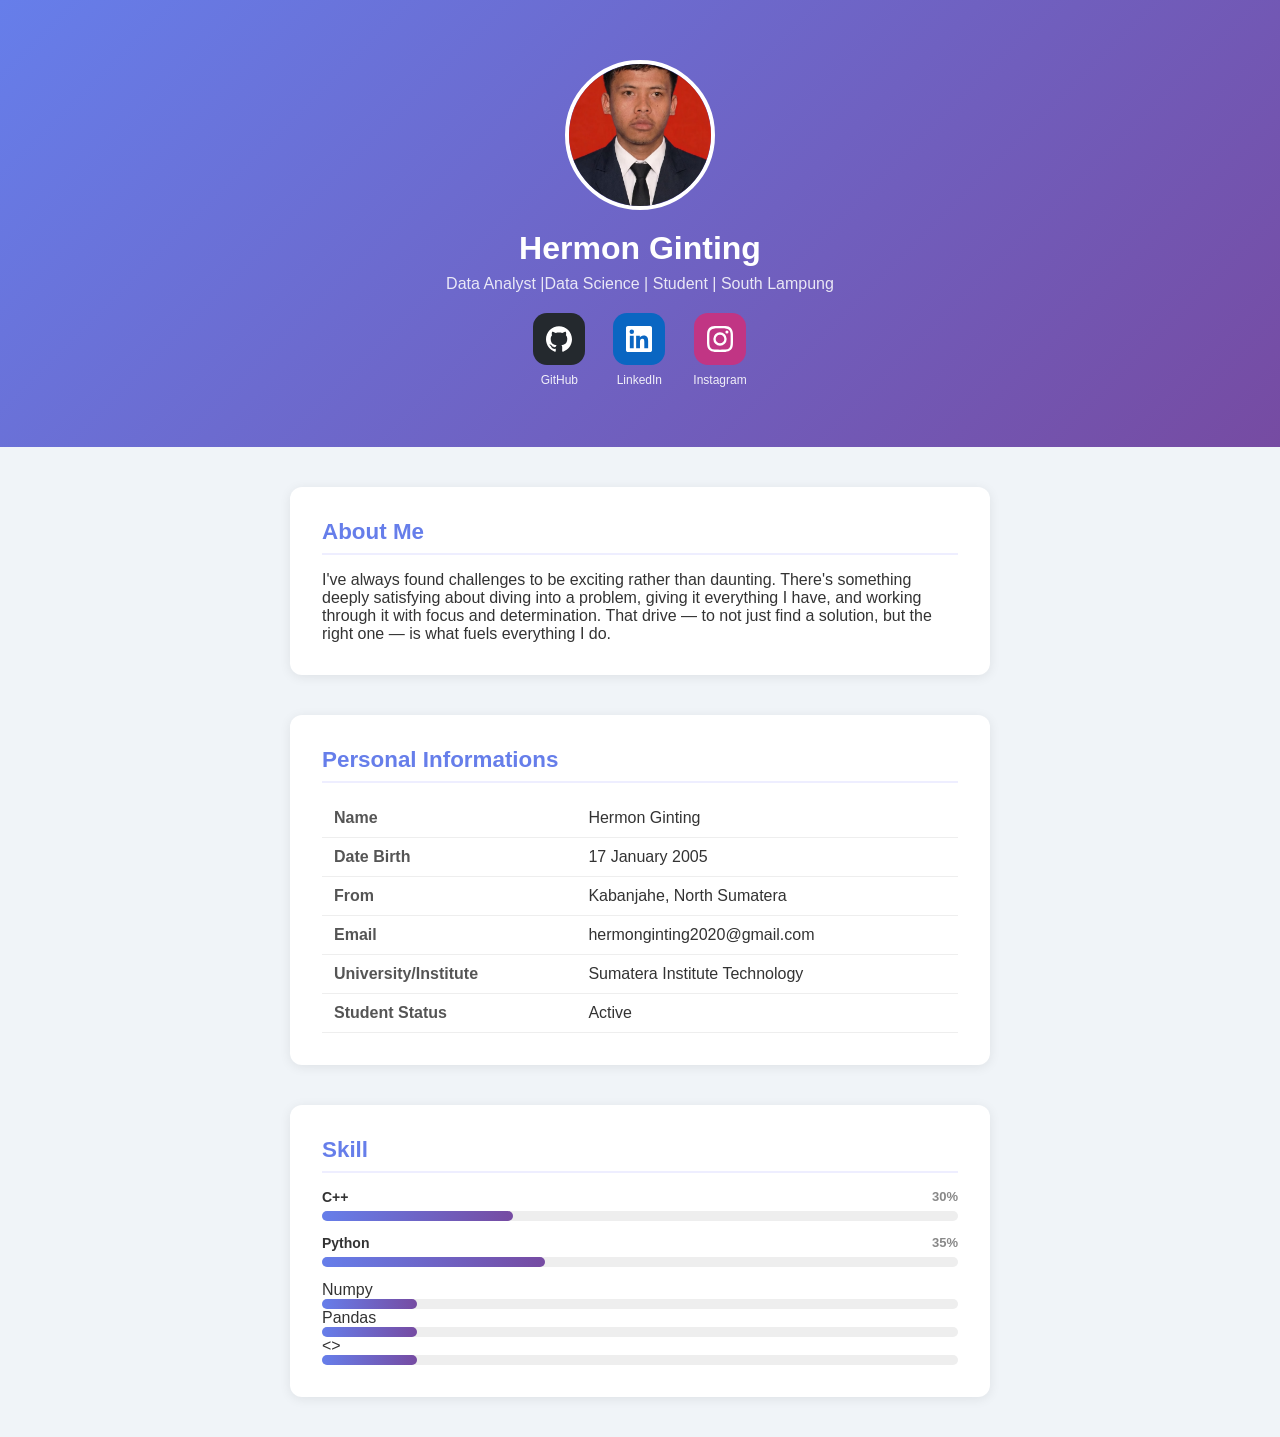
<file: index.html>
<!DOCTYPE html>
<html lang="id">
<head>
  <meta charset="UTF-8">
  <meta name="viewport" content="width=device-width, initial-scale=1.0">
  <title>Biodata - Hermon Ginting</title>
  <link rel="stylesheet" href="style.css">
</head>
<body>
    <header>
        <img src="formal.jpeg" alt="Foto Profil" class="foto-profil">
        <h1>Hermon Ginting</h1>
        <p class="subtitle">Data Analyst |Data Science | Student | South Lampung</p>
       
        <nav class="socials">
        <a class="social-btn btn-github" href="https://github.com/Mon877-ars" target="_blank">
            <div class="social-icon">
                <svg viewBox="0 0 24 24"><path d="M12 .297c-6.63 0-12 5.373-12 12 0 5.303 3.438 9.8 8.205 11.385.6.113.82-.258.82-.577 0-.285-.01-1.04-.015-2.04-3.338.724-4.042-1.61-4.042-1.61-.546-1.387-1.333-1.757-1.333-1.757-1.09-.745.083-.729.083-.729 1.205.084 1.84 1.236 1.84 1.236 1.07 1.835 2.809 1.305 3.495.998.108-.776.418-1.305.762-1.605-2.665-.3-5.466-1.332-5.466-5.93 0-1.31.465-2.38 1.235-3.22-.135-.303-.54-1.523.105-3.176 0 0 1.005-.322 3.3 1.23.96-.267 1.98-.399 3-.405 1.02.006 2.04.138 3 .405 2.28-1.552 3.285-1.23 3.285-1.23.645 1.653.24 2.873.12 3.176.765.84 1.23 1.91 1.23 3.22 0 4.61-2.805 5.625-5.475 5.92.42.36.81 1.096.81 2.22 0 1.605-.015 2.896-.015 3.286 0 .315.21.69.825.57C20.565 22.092 24 17.592 24 12.297c0-6.627-5.373-12-12-12"/></svg>
            </div>
            <span class="social-label">GitHub</span>
        </a>
        <a class="social-btn btn-linkedin" href="https://www.linkedin.com/in/hermon-ginting-5511263b6" target="_blank">
            <div class="social-icon">
                <svg viewBox="0 0 24 24"><path d="M20.447 20.452h-3.554v-5.569c0-1.328-.027-3.037-1.852-3.037-1.853 0-2.136 1.445-2.136 2.939v5.667H9.351V9h3.414v1.561h.046c.477-.9 1.637-1.85 3.37-1.85 3.601 0 4.267 2.37 4.267 5.455v6.286zM5.337 7.433a2.062 2.062 0 0 1-2.063-2.065 2.064 2.064 0 1 1 2.063 2.065zm1.782 13.019H3.555V9h3.564v11.452zM22.225 0H1.771C.792 0 0 .774 0 1.729v20.542C0 23.227.792 24 1.771 24h20.451C23.2 24 24 23.227 24 22.271V1.729C24 .774 23.2 0 22.222 0h.003z"/></svg>
            </div>
            <span class="social-label">LinkedIn</span>
        </a>
        <a class="social-btn btn-instagram" href="https://www.instagram.com/its_leemon1/" target="_blank">
            <div class="social-icon">
                <svg viewBox="0 0 24 24"><path d="M12 2.163c3.204 0 3.584.012 4.85.07 3.252.148 4.771 1.691 4.919 4.919.058 1.265.069 1.645.069 4.849 0 3.205-.012 3.584-.069 4.849-.149 3.225-1.664 4.771-4.919 4.919-1.266.058-1.644.07-4.85.07-3.204 0-3.584-.012-4.849-.07-3.26-.149-4.771-1.699-4.919-4.92-.058-1.265-.07-1.644-.07-4.849 0-3.204.013-3.583.07-4.849.149-3.227 1.664-4.771 4.919-4.919 1.266-.057 1.645-.069 4.849-.069zm0-2.163c-3.259 0-3.667.014-4.947.072-4.358.2-6.78 2.618-6.98 6.98-.059 1.281-.073 1.689-.073 4.948 0 3.259.014 3.668.072 4.948.2 4.358 2.618 6.78 6.98 6.98 1.281.058 1.689.072 4.948.072 3.259 0 3.668-.014 4.948-.072 4.354-.2 6.782-2.618 6.979-6.98.059-1.28.073-1.689.073-4.948 0-3.259-.014-3.667-.072-4.947-.196-4.354-2.617-6.78-6.979-6.98-1.281-.059-1.69-.073-4.949-.073zm0 5.838a6.162 6.162 0 1 0 0 12.324 6.162 6.162 0 0 0 0-12.324zM12 16a4 4 0 1 1 0-8 4 4 0 0 1 0 8zm6.406-11.845a1.44 1.44 0 1 0 0 2.881 1.44 1.44 0 0 0 0-2.881z"/></svg>
            </div>
            <span class="social-label">Instagram</span>
        </a>
    </nav>
    </header>

    <section id="tentang">

        <h2>About Me</h2>
        <p>I've always found challenges to be exciting rather than daunting. There's something deeply satisfying about diving into a problem, giving it everything I have, and working through it with focus and determination. That drive — to not just find a solution, but the right one — is what fuels everything I do.</p>
    </section>
    <section id="info">
        <h2>Personal Informations</h2>
        <table>
            <tr><td>Name</td><td>Hermon Ginting</td></tr>
            <tr><td>Date Birth</td><td>17 January 2005</td></tr>
            <tr><td>From</td><td>Kabanjahe, North Sumatera</td></tr>
            <tr><td>Email</td><td>hermonginting2020@gmail.com</td></tr>
            <tr><td>University/Institute</td><td>Sumatera Institute Technology </td></tr>
            <tr><td>Student Status</td><td>Active</td></tr>
        </table>
    </section>

    <section id="skills">

        <h2>Skill</h2>
        <div class="skill">
            <span>C++</span>
            <div class="bar"><div class="fill" style="width: 30%"></div></div>
            </div>
            <div class="skill">
            <span>Python</span>
            <div class="bar"><div class="fill" style="width: 35%"></div></div>
            </div>
            <span>Numpy</span>
            <div class ="bar"><div class="fill" style="width:15%"></div></div>
            </div>
            <span>Pandas</span>
            <div class ="bar"><div class="fill" style="width:15%"></div></div>
            </div>
            <Seaborn><>
            <div class ="bar"><div class="fill" style="width:15%"></div></div>
            </div>
    </section>
    <script>
    document.querySelectorAll('.skill').forEach(skill => {
      const fill = skill.querySelector('.fill');
      const width = fill.style.width;
      
      const label = document.createElement('span');
      label.textContent = width;
      label.className = 'skill-pct';
      
      const name = skill.querySelector('span');
      
      const header = document.createElement('div');
      header.className = 'skill-header';
      header.appendChild(name.cloneNode(true));
      header.appendChild(label);
      
      name.replaceWith(header);
    });
  </script>
</body>
</html>
</body>
</html>
</file>
<file: style.css>
/* Reset bawaan browser */
* { margin: 0; padding: 0; box-sizing: border-box; }

body {
  font-family: 'Segoe UI', sans-serif;
  background: #f0f4f8;
  color: #333;
}

/* Header */
header {
  background: linear-gradient(135deg, #667eea, #764ba2);
  color: white;
  text-align: center;
  padding: 60px 20px;
}
.skill-header {
  display: flex;
  justify-content: space-between;
  margin-bottom: 6px;
  font-size: 14px;
}
.skill-pct {
  color: #888;
  font-size: 13px;
  font-weight: normal;
}
.socials {
  display: flex;
  gap: 28px;
  justify-content: center;
  flex-wrap: wrap;
  margin-top: 20px;
}
.social-btn {
  display: flex;
  flex-direction: column;   /* ← ini yang bikin label ke bawah */
  align-items: center;
  gap: 8px;
  text-decoration: none;
  transition: transform 0.15s;
}
.social-btn:hover { transform: translateY(-3px); }

.social-icon {
  width: 52px;
  height: 52px;
  border-radius: 14px;
  display: flex;
  align-items: center;
  justify-content: center;
}
.social-icon svg { width: 26px; height: 26px; fill: white; }

.social-label {
  font-size: 12px;
  font-weight: 500;
  color: rgba(255,255,255,0.9);
}

.btn-github   .social-icon { background: #24292e; }
.btn-linkedin .social-icon { background: #0A66C2; }
.btn-instagram .social-icon { background: #C13584; }
.foto-profil {
  width: 150px;
  height: 150px;
  border-radius: 50%;       /* Bikin foto jadi bulat */
  border: 4px solid white;
  object-fit: cover;
  margin-bottom: 16px;
}

header h1 { font-size: 2rem; }
.subtitle { opacity: 0.85; margin-top: 8px; }

/* Section umum */
section {
  max-width: 700px;
  margin: 40px auto;
  background: white;
  border-radius: 12px;
  padding: 32px;
  box-shadow: 0 2px 12px rgba(0,0,0,0.08);
}

section h2 {
  font-size: 1.4rem;
  color: #667eea;
  margin-bottom: 16px;
  padding-bottom: 8px;
  border-bottom: 2px solid #eef;
}

/* Tabel info */
table { width: 100%; border-collapse: collapse; }
td { padding: 10px 12px; border-bottom: 1px solid #eee; }
td:first-child { font-weight: bold; width: 40%; color: #555; }

.skill { margin-bottom: 14px; }
.skill span { font-weight: bold; }
.bar { background: #eee; border-radius: 20px; height: 10px; }
.fill { background: linear-gradient(90deg, #667eea, #764ba2); 
        height: 100%; border-radius: 20px; }
</file>
